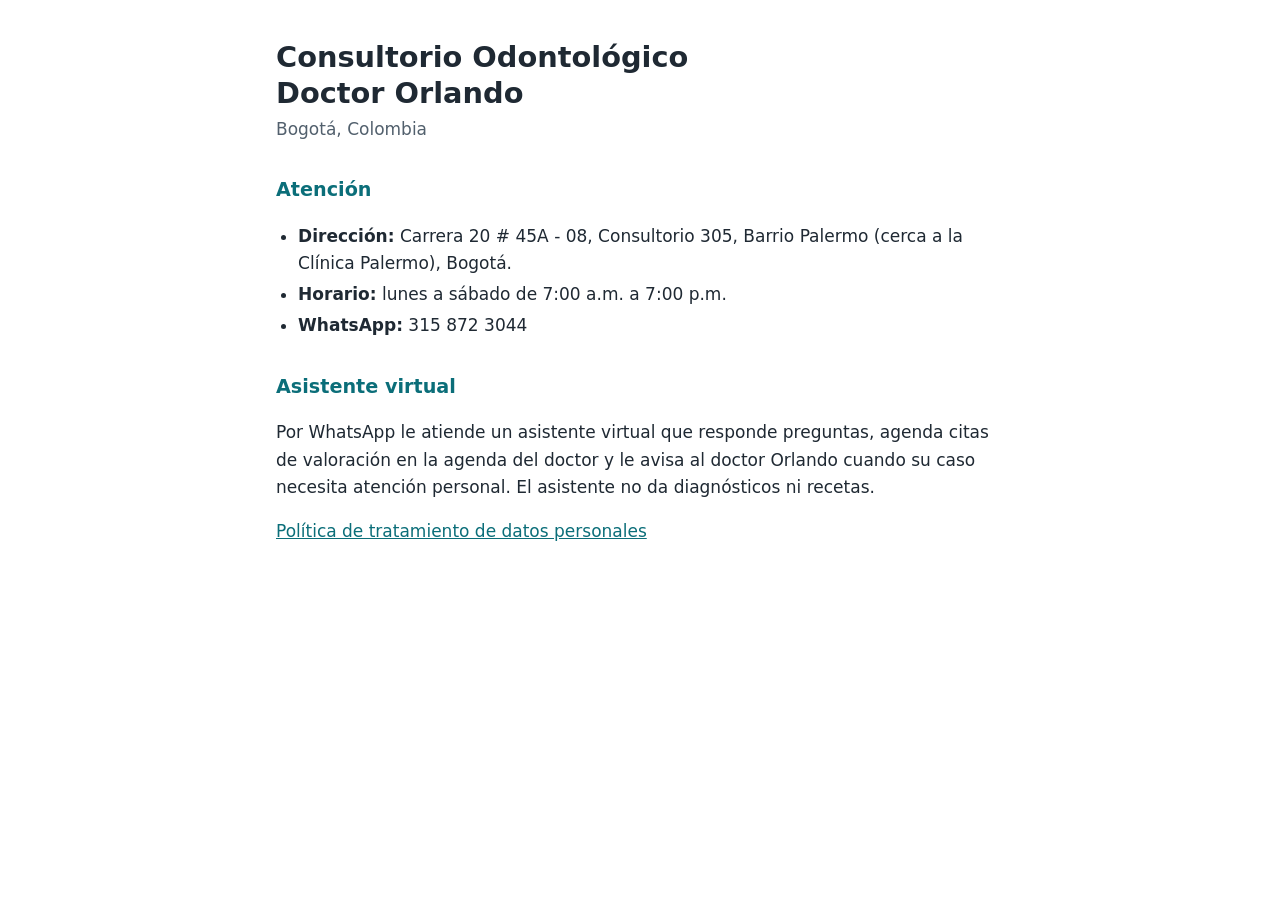
<file: index.html>
<!doctype html>
<html lang="es">
<head>
<meta charset="utf-8">
<meta name="viewport" content="width=device-width, initial-scale=1">
<title>Consultorio Odontológico Doctor Orlando</title>
<link rel="stylesheet" href="estilo.css">
</head>
<body>
<main>
  <h1>Consultorio Odontológico<br>Doctor Orlando</h1>
  <p class="sub">Bogotá, Colombia</p>

  <section>
    <h2>Atención</h2>
    <ul>
      <li><strong>Dirección:</strong> Carrera 20 # 45A - 08, Consultorio 305, Barrio Palermo (cerca a la Clínica Palermo), Bogotá.</li>
      <li><strong>Horario:</strong> lunes a sábado de 7:00 a.m. a 7:00 p.m.</li>
      <li><strong>WhatsApp:</strong> 315 872 3044</li>
    </ul>
  </section>

  <section>
    <h2>Asistente virtual</h2>
    <p>Por WhatsApp le atiende un asistente virtual que responde preguntas, agenda citas de valoración en la agenda del doctor y le avisa al doctor Orlando cuando su caso necesita atención personal. El asistente no da diagnósticos ni recetas.</p>
  </section>

  <p><a href="privacidad.html">Política de tratamiento de datos personales</a></p>
</main>
</body>
</html>
</file>
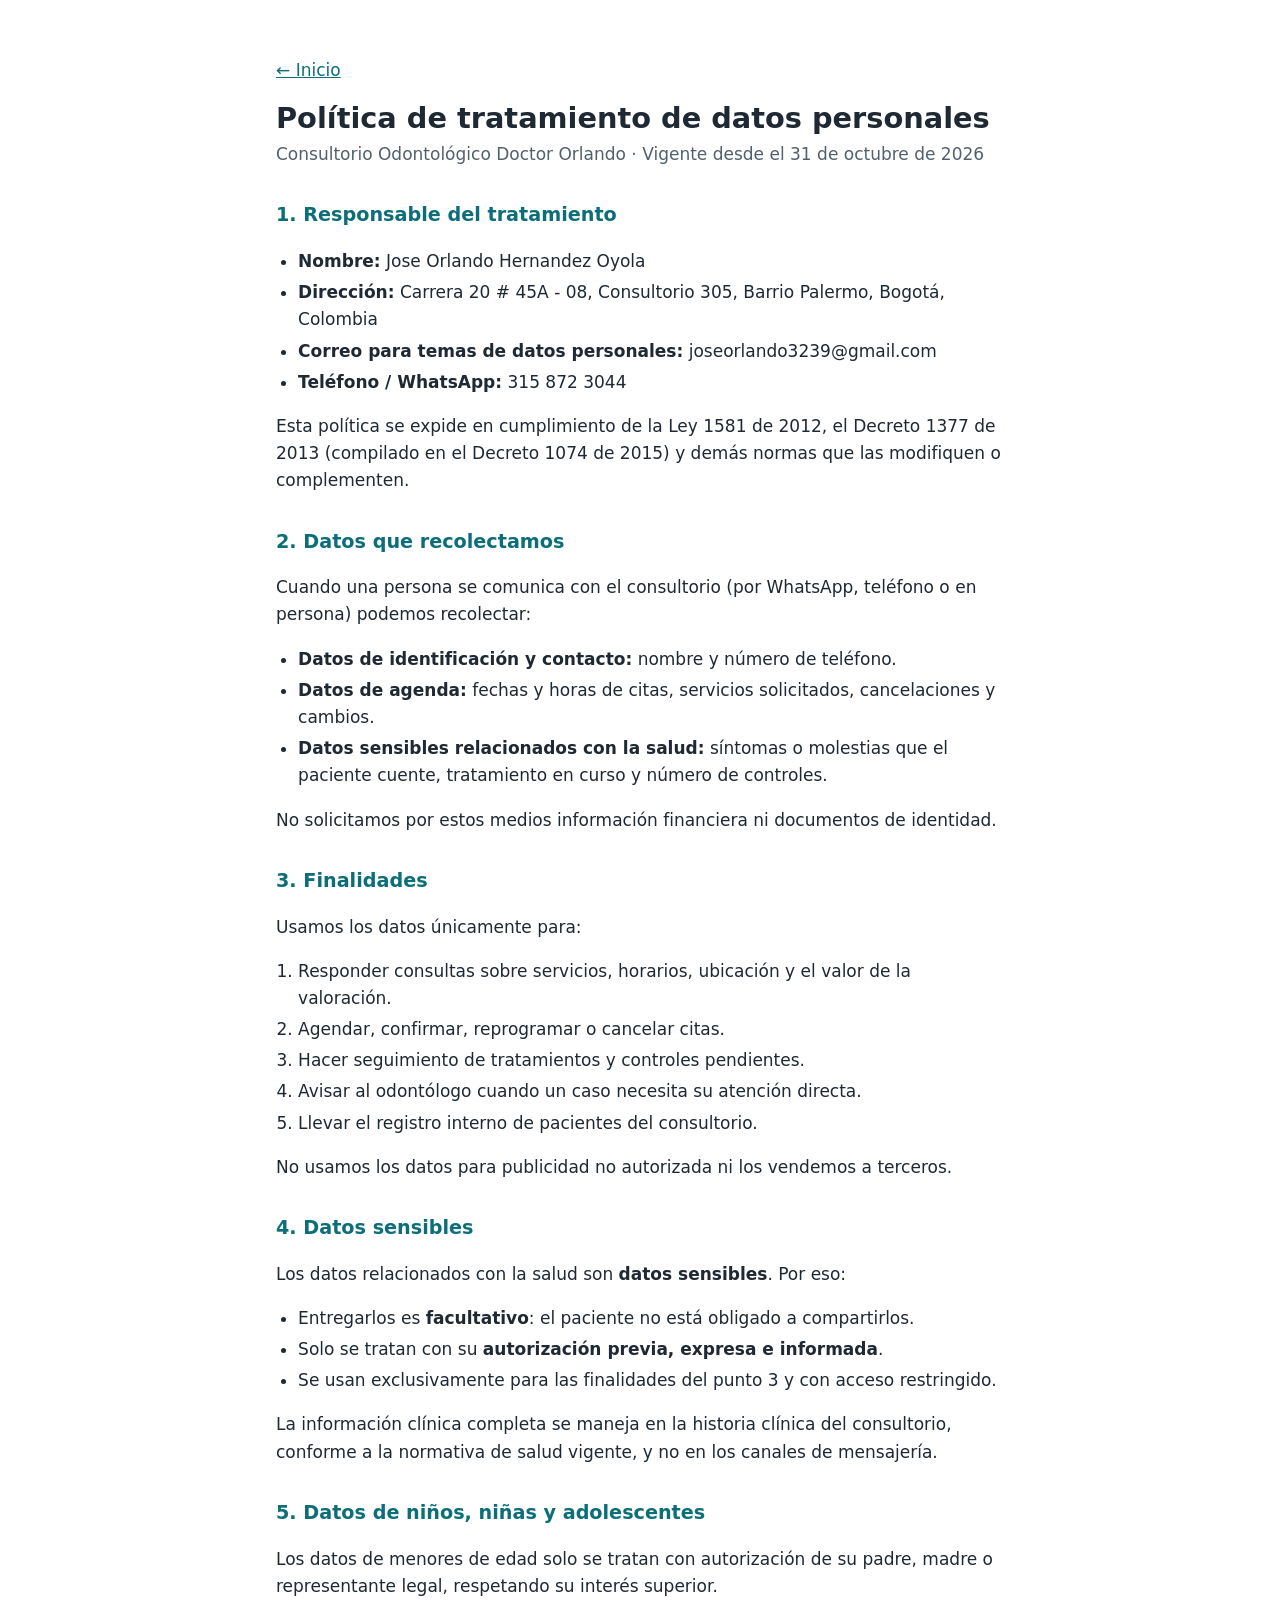
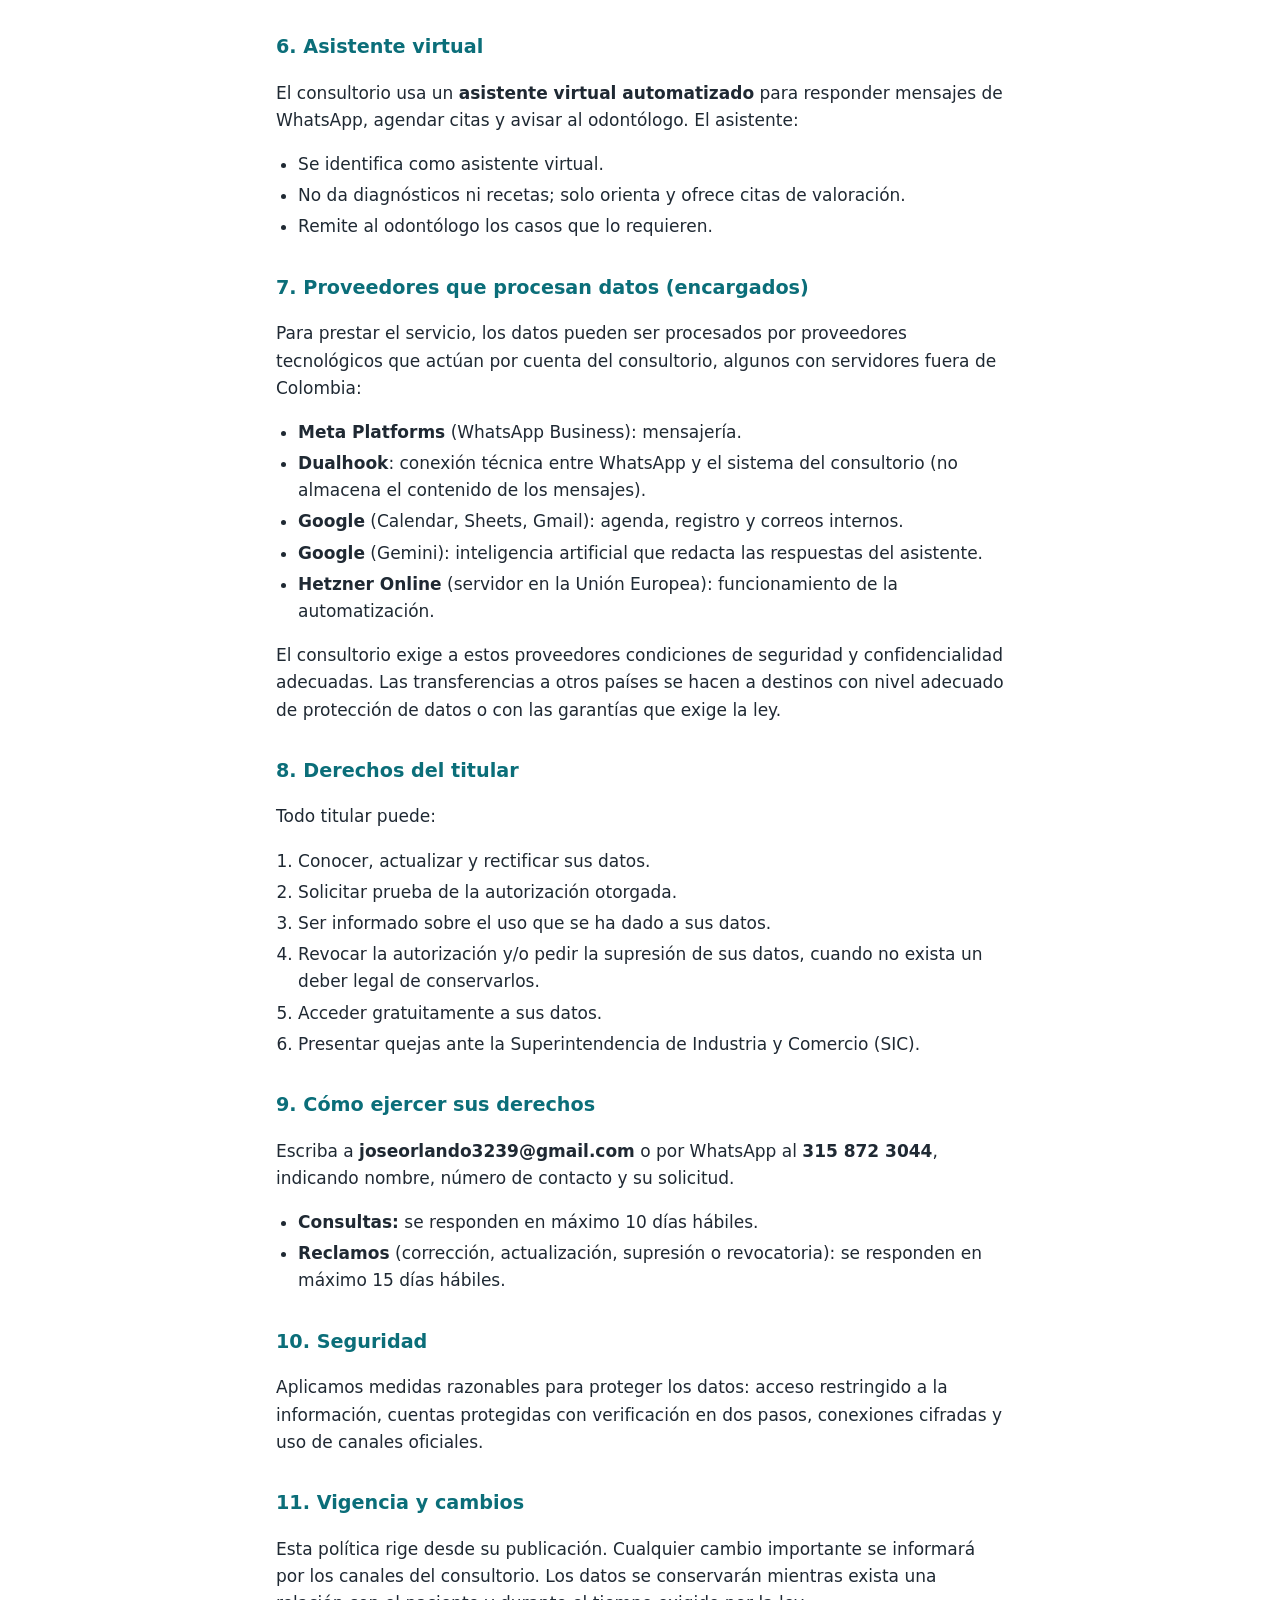
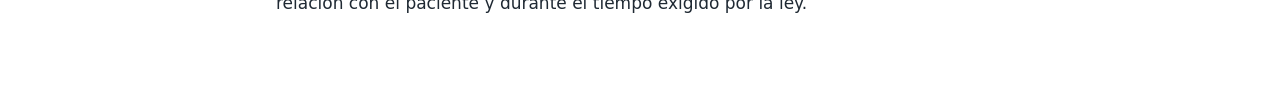
<file: privacidad.html>
<!doctype html>
<html lang="es">
<head>
<meta charset="utf-8">
<meta name="viewport" content="width=device-width, initial-scale=1">
<title>Política de Datos Personales</title>
<link rel="stylesheet" href="estilo.css">
</head>
<body>
<main>
  <p><a href="index.html">← Inicio</a></p>
  <h1>Política de tratamiento de datos personales</h1>
  <p class="sub">Consultorio Odontológico Doctor Orlando · Vigente desde el 31 de octubre de 2026</p>

  <h2>1. Responsable del tratamiento</h2>
  <ul>
    <li><strong>Nombre:</strong> Jose Orlando Hernandez Oyola</li>
    <li><strong>Dirección:</strong> Carrera 20 # 45A - 08, Consultorio 305, Barrio Palermo, Bogotá, Colombia</li>
    <li><strong>Correo para temas de datos personales:</strong> joseorlando3239@gmail.com</li>
    <li><strong>Teléfono / WhatsApp:</strong> 315 872 3044</li>
  </ul>
  <p>Esta política se expide en cumplimiento de la Ley 1581 de 2012, el Decreto 1377 de 2013 (compilado en el Decreto 1074 de 2015) y demás normas que las modifiquen o complementen.</p>

  <h2>2. Datos que recolectamos</h2>
  <p>Cuando una persona se comunica con el consultorio (por WhatsApp, teléfono o en persona) podemos recolectar:</p>
  <ul>
    <li><strong>Datos de identificación y contacto:</strong> nombre y número de teléfono.</li>
    <li><strong>Datos de agenda:</strong> fechas y horas de citas, servicios solicitados, cancelaciones y cambios.</li>
    <li><strong>Datos sensibles relacionados con la salud:</strong> síntomas o molestias que el paciente cuente, tratamiento en curso y número de controles.</li>
  </ul>
  <p>No solicitamos por estos medios información financiera ni documentos de identidad.</p>

  <h2>3. Finalidades</h2>
  <p>Usamos los datos únicamente para:</p>
  <ol>
    <li>Responder consultas sobre servicios, horarios, ubicación y el valor de la valoración.</li>
    <li>Agendar, confirmar, reprogramar o cancelar citas.</li>
    <li>Hacer seguimiento de tratamientos y controles pendientes.</li>
    <li>Avisar al odontólogo cuando un caso necesita su atención directa.</li>
    <li>Llevar el registro interno de pacientes del consultorio.</li>
  </ol>
  <p>No usamos los datos para publicidad no autorizada ni los vendemos a terceros.</p>

  <h2>4. Datos sensibles</h2>
  <p>Los datos relacionados con la salud son <strong>datos sensibles</strong>. Por eso:</p>
  <ul>
    <li>Entregarlos es <strong>facultativo</strong>: el paciente no está obligado a compartirlos.</li>
    <li>Solo se tratan con su <strong>autorización previa, expresa e informada</strong>.</li>
    <li>Se usan exclusivamente para las finalidades del punto 3 y con acceso restringido.</li>
  </ul>
  <p>La información clínica completa se maneja en la historia clínica del consultorio, conforme a la normativa de salud vigente, y no en los canales de mensajería.</p>

  <h2>5. Datos de niños, niñas y adolescentes</h2>
  <p>Los datos de menores de edad solo se tratan con autorización de su padre, madre o representante legal, respetando su interés superior.</p>

  <h2>6. Asistente virtual</h2>
  <p>El consultorio usa un <strong>asistente virtual automatizado</strong> para responder mensajes de WhatsApp, agendar citas y avisar al odontólogo. El asistente:</p>
  <ul>
    <li>Se identifica como asistente virtual.</li>
    <li>No da diagnósticos ni recetas; solo orienta y ofrece citas de valoración.</li>
    <li>Remite al odontólogo los casos que lo requieren.</li>
  </ul>

  <h2>7. Proveedores que procesan datos (encargados)</h2>
  <p>Para prestar el servicio, los datos pueden ser procesados por proveedores tecnológicos que actúan por cuenta del consultorio, algunos con servidores fuera de Colombia:</p>
  <ul>
    <li><strong>Meta Platforms</strong> (WhatsApp Business): mensajería.</li>
    <li><strong>Dualhook</strong>: conexión técnica entre WhatsApp y el sistema del consultorio (no almacena el contenido de los mensajes).</li>
    <li><strong>Google</strong> (Calendar, Sheets, Gmail): agenda, registro y correos internos.</li>
    <li><strong>Google</strong> (Gemini): inteligencia artificial que redacta las respuestas del asistente.</li>
    <li><strong>Hetzner Online</strong> (servidor en la Unión Europea): funcionamiento de la automatización.</li>
  </ul>
  <p>El consultorio exige a estos proveedores condiciones de seguridad y confidencialidad adecuadas. Las transferencias a otros países se hacen a destinos con nivel adecuado de protección de datos o con las garantías que exige la ley.</p>

  <h2>8. Derechos del titular</h2>
  <p>Todo titular puede:</p>
  <ol>
    <li>Conocer, actualizar y rectificar sus datos.</li>
    <li>Solicitar prueba de la autorización otorgada.</li>
    <li>Ser informado sobre el uso que se ha dado a sus datos.</li>
    <li>Revocar la autorización y/o pedir la supresión de sus datos, cuando no exista un deber legal de conservarlos.</li>
    <li>Acceder gratuitamente a sus datos.</li>
    <li>Presentar quejas ante la Superintendencia de Industria y Comercio (SIC).</li>
  </ol>

  <h2>9. Cómo ejercer sus derechos</h2>
  <p>Escriba a <strong>joseorlando3239@gmail.com</strong> o por WhatsApp al <strong>315 872 3044</strong>, indicando nombre, número de contacto y su solicitud.</p>
  <ul>
    <li><strong>Consultas:</strong> se responden en máximo 10 días hábiles.</li>
    <li><strong>Reclamos</strong> (corrección, actualización, supresión o revocatoria): se responden en máximo 15 días hábiles.</li>
  </ul>

  <h2>10. Seguridad</h2>
  <p>Aplicamos medidas razonables para proteger los datos: acceso restringido a la información, cuentas protegidas con verificación en dos pasos, conexiones cifradas y uso de canales oficiales.</p>

  <h2>11. Vigencia y cambios</h2>
  <p>Esta política rige desde su publicación. Cualquier cambio importante se informará por los canales del consultorio. Los datos se conservarán mientras exista una relación con el paciente y durante el tiempo exigido por la ley.</p>
</main>
</body>
</html>
</file>
<file: estilo.css>
:root { --texto: #1f2933; --suave: #52606d; --acento: #0b6e79; --fondo: #ffffff; }
@media (prefers-color-scheme: dark) {
  :root { --texto: #e4e7eb; --suave: #9aa5b1; --acento: #5fc6d1; --fondo: #1a1f24; }
}
* { box-sizing: border-box; }
body { margin: 0; background: var(--fondo); color: var(--texto); font: 17px/1.6 system-ui, -apple-system, "Segoe UI", sans-serif; }
main { max-width: 760px; margin: 0 auto; padding: 40px 16px 64px; }
h1 { font-size: 1.8rem; line-height: 1.25; margin: 0 0 4px; }
h2 { font-size: 1.2rem; margin: 32px 0 8px; color: var(--acento); }
.sub { color: var(--suave); margin: 0 0 24px; }
a { color: var(--acento); }
ul, ol { padding-left: 1.3em; }
li { margin: 4px 0; }
</file>
